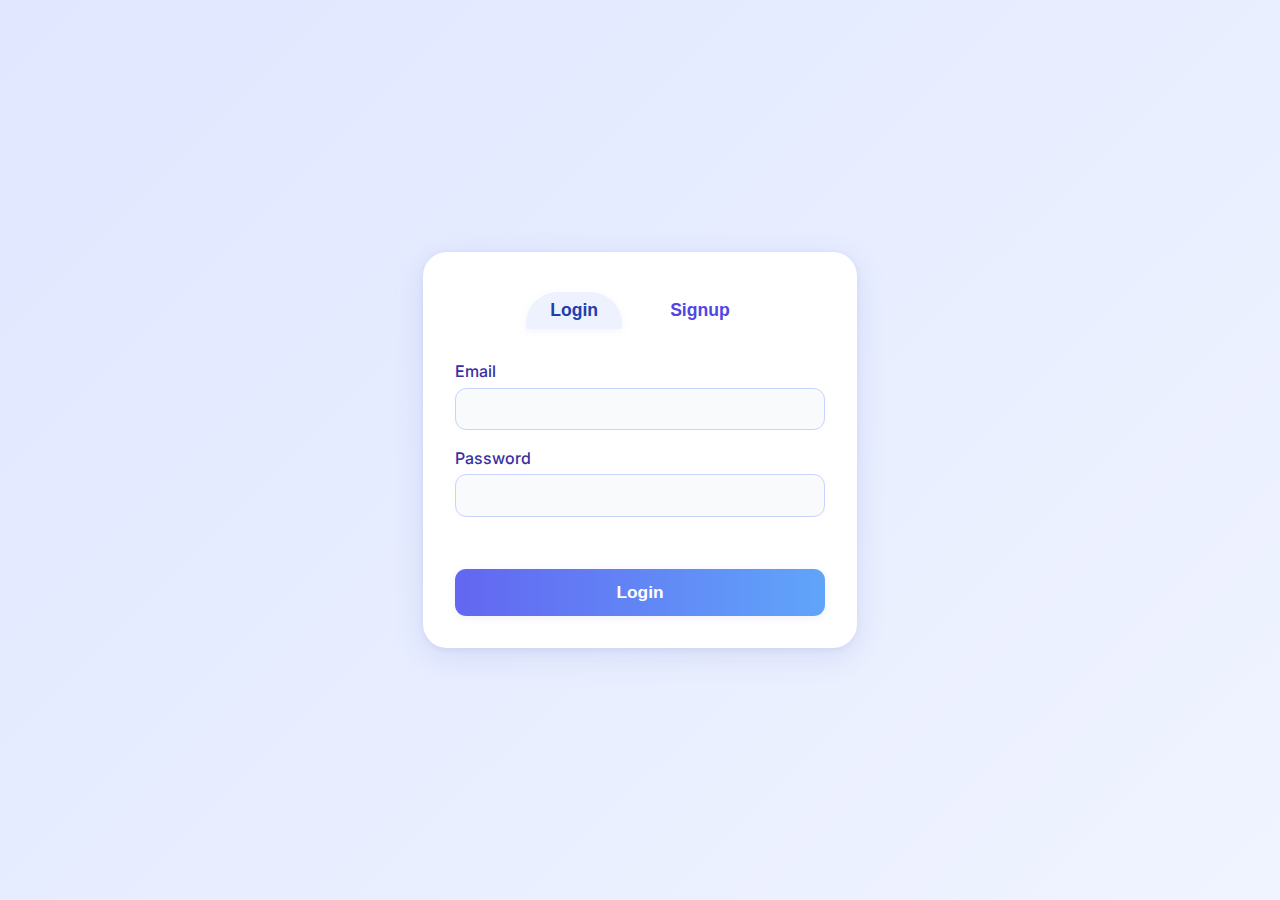
<file: auth.html>
<!DOCTYPE html>
<html lang="en">
<head>
    <meta charset="UTF-8">
    <meta name="viewport" content="width=device-width, initial-scale=1.0">
    <title>Login & Signup</title>
    <link href="https://fonts.googleapis.com/css2?family=Inter:wght@400;600&display=swap" rel="stylesheet">
    <link rel="stylesheet" href="auth.css">
</head>
<body>
    <div class="auth-container">
        <div class="auth-card">
            <div class="auth-tabs">
                <button id="loginTab" class="tab active">Login</button>
                <button id="signupTab" class="tab">Signup</button>
            </div>
            <form id="loginForm" class="auth-form">
                <div class="form-group">
                    <label for="loginEmail">Email</label>
                    <input type="email" id="loginEmail" required autocomplete="username">
                </div>
                <div class="form-group">
                    <label for="loginPassword">Password</label>
                    <input type="password" id="loginPassword" required autocomplete="current-password">
                </div>
                <div class="form-error" id="loginError"></div>
                <button type="submit" class="auth-btn">Login</button>
            </form>
            <form id="signupForm" class="auth-form hidden">
                <div class="form-group">
                    <label for="signupUsername">Username</label>
                    <input type="text" id="signupUsername" required autocomplete="username">
                </div>
                <div class="form-group">
                    <label for="signupEmail">Email</label>
                    <input type="email" id="signupEmail" required autocomplete="email">
                </div>
                <div class="form-group">
                    <label for="signupPassword">Password</label>
                    <input type="password" id="signupPassword" required autocomplete="new-password">
                </div>
                <div class="form-error" id="signupError"></div>
                <button type="submit" class="auth-btn">Signup</button>
            </form>
        </div>
    </div>
    <script src="auth.js"></script>
</body>
</html>
</file>
<file: auth.css>
body {
    font-family: 'Inter', Arial, sans-serif;
    background: linear-gradient(135deg, #e0e7ff 0%, #f0f4ff 100%);
    min-height: 100vh;
    margin: 0;
    display: flex;
    align-items: center;
    justify-content: center;
}
.auth-container {
    width: 100vw;
    min-height: 100vh;
    display: flex;
    align-items: center;
    justify-content: center;
}
.auth-card {
    background: #fff;
    border-radius: 1.5rem;
    box-shadow: 0 8px 32px rgba(60, 80, 180, 0.12), 0 1.5px 6px rgba(60, 80, 180, 0.08);
    padding: 2.5rem 2rem 2rem 2rem;
    width: 100%;
    max-width: 370px;
    transition: box-shadow 0.2s;
    display: flex;
    flex-direction: column;
    align-items: stretch;
}
.auth-card:hover {
    box-shadow: 0 12px 36px rgba(60, 80, 180, 0.18), 0 2px 8px rgba(60, 80, 180, 0.10);
}
.auth-tabs {
    display: flex;
    justify-content: center;
    gap: 1.5rem;
    margin-bottom: 2rem;
}
.tab {
    background: none;
    border: none;
    font-size: 1.1rem;
    font-weight: 600;
    color: #4f46e5;
    padding: 0.5rem 1.5rem;
    border-radius: 2rem 2rem 0 0;
    cursor: pointer;
    transition: background 0.18s, color 0.18s;
    outline: none;
}
.tab.active {
    background: #eef2ff;
    color: #1e40af;
    box-shadow: 0 2px 8px rgba(60, 80, 180, 0.06);
}
.auth-form {
    display: flex;
    flex-direction: column;
    gap: 1.1rem;
    animation: fadeIn 0.3s;
}
@keyframes fadeIn {
    from { opacity: 0; transform: translateY(16px); }
    to { opacity: 1; transform: translateY(0); }
}
.form-group {
    display: flex;
    flex-direction: column;
    gap: 0.4rem;
}
label {
    font-size: 1rem;
    font-weight: 500;
    color: #3730a3;
}
input[type="text"],
input[type="email"],
input[type="password"] {
    padding: 0.7rem 1rem;
    border: 1.5px solid #c7d2fe;
    border-radius: 0.7rem;
    font-size: 1rem;
    background: #f8fafc;
    transition: border 0.18s, box-shadow 0.18s;
}
input:focus {
    border-color: #6366f1;
    box-shadow: 0 0 0 2px #a5b4fc44;
    outline: none;
}
.auth-btn {
    background: linear-gradient(90deg, #6366f1 0%, #60a5fa 100%);
    color: #fff;
    font-weight: 600;
    border: none;
    border-radius: 0.7rem;
    padding: 0.8rem 0;
    font-size: 1.08rem;
    margin-top: 0.5rem;
    cursor: pointer;
    box-shadow: 0 2px 8px rgba(60, 80, 180, 0.08);
    transition: background 0.18s, transform 0.12s;
}
.auth-btn:hover {
    background: linear-gradient(90deg, #4f46e5 0%, #2563eb 100%);
    transform: translateY(-2px) scale(1.03);
}
.form-error {
    color: #dc2626;
    font-size: 0.98rem;
    min-height: 1.2em;
    margin-bottom: -0.6rem;
    transition: opacity 0.18s;
}
.hidden {
    display: none !important;
}
@media (max-width: 480px) {
    .auth-card {
        padding: 1.2rem 0.6rem 1.2rem 0.6rem;
        max-width: 98vw;
    }
    .auth-tabs {
        gap: 0.7rem;
    }
}
</file>
